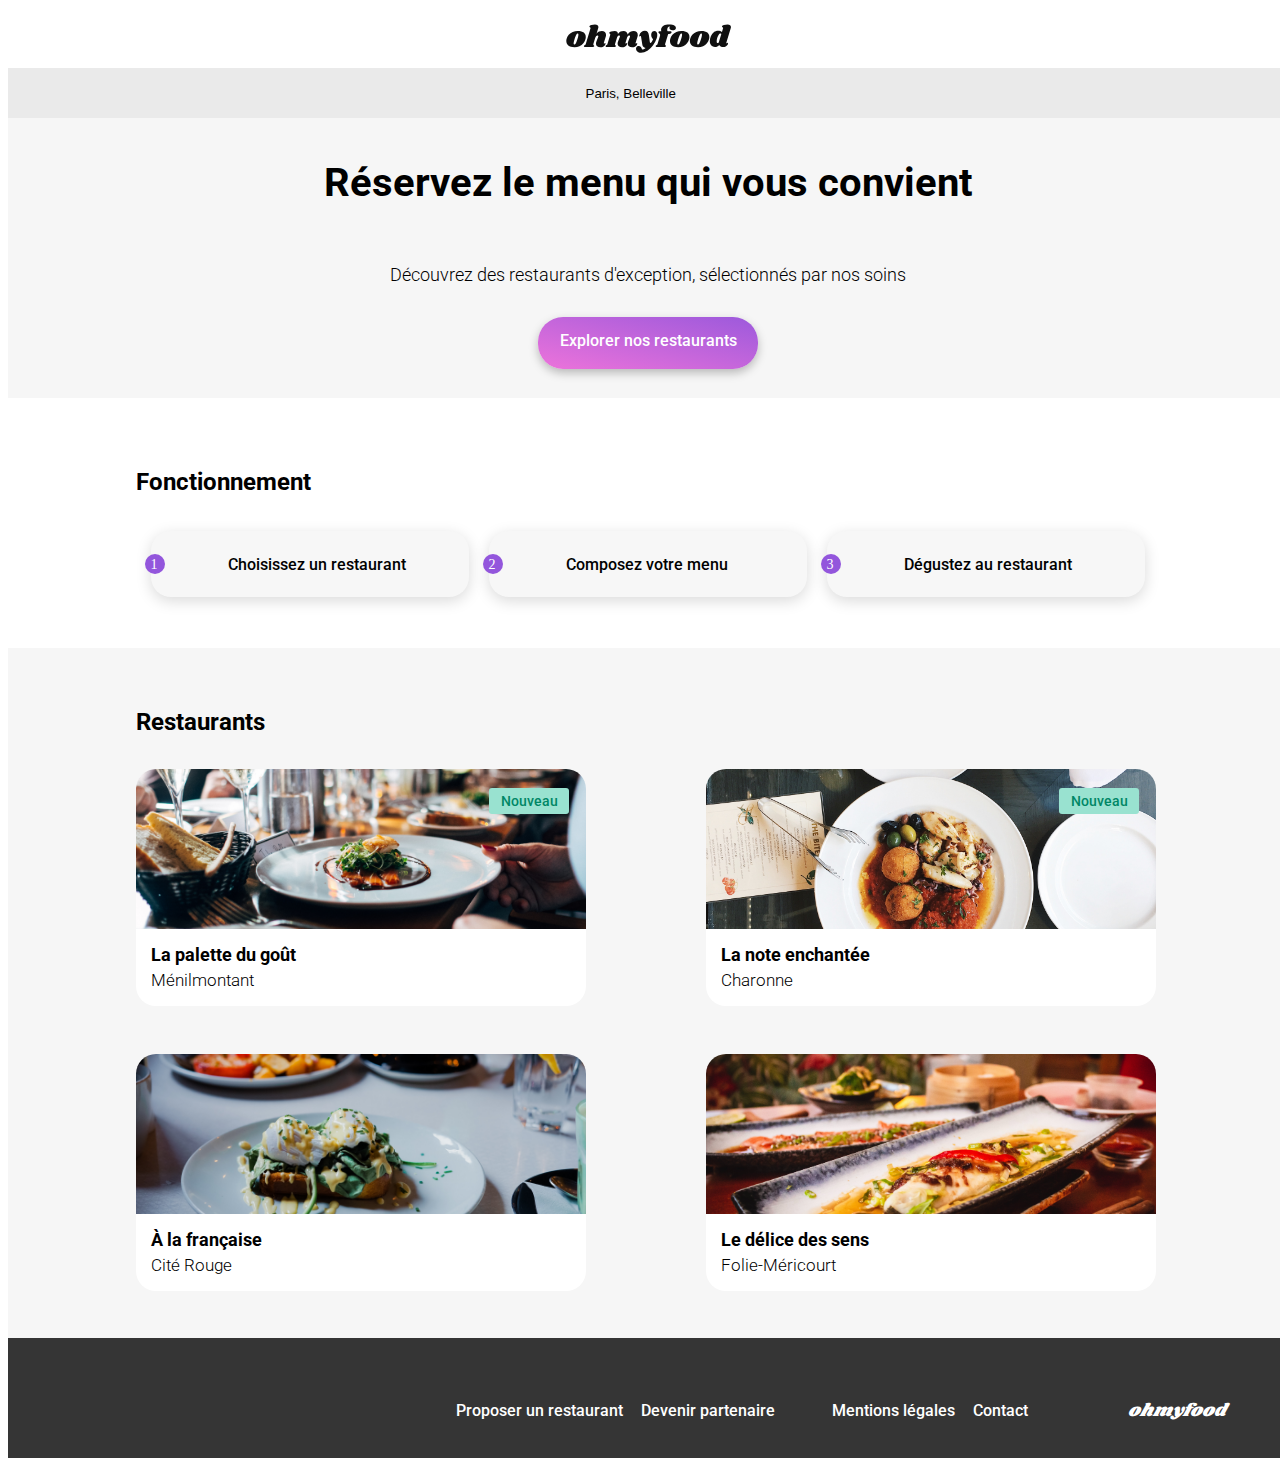
<file: index.html>
<!DOCTYPE html>
<html lang="fr" class="body_html">

<head>
    <meta charset="utf-8">
    <meta name="viewport" content="width=device-width, initial-scale=1.0">
    <title>Homepage</title>
    <link rel="stylesheet" href="./sass/styles.css">
    <link rel="stylesheet" href="https://cdnjs.cloudflare.com/ajax/libs/font-awesome/6.2.1/css/all.min.css"
        integrity="sha512-MV7K8+y+gLIBoVD59lQIYicR65iaqukzvf/nwasF0nqhPay5w/9lJmVM2hMDcnK1OnMGCdVK+iQrJ7lzPJQd1w=="
        crossorigin="anonymous" referrerpolicy="no-referrer">
    <link href="https://fonts.googleapis.com/css2?family=Shrikhand&display=swap" rel="stylesheet">
    <link rel="preconnect" href="https://fonts.googleapis.com">
    <link rel="preconnect" href="https://fonts.gstatic.com" crossorigin>
    <link href="https://fonts.googleapis.com/css2?family=Roboto:wght@300;400;500;700&display=swap" rel="stylesheet">
</head>

<body class="home_body">

    <header>
        <img src="./assets/images/logo/ohmyfood@2x.svg" alt="logo du site" class="logo">
    </header>

    <main>

        <section class="loader">
            <div class="loader-elements">
                <div class="loader-element-1">
                    <i class="fa-solid fa-wine-bottle"></i>
                </div>
                <div class="loader-element-2">
                    <i class="fa-sharp fa-solid fa-wine-glass"></i>
                </div>
            </div>
            <div class="loader-text">
                <p>Veuillez patienter</p>
            </div>
        </section>


        <section class="index_location">
            <i class="fa-solid fa-location-dot"></i>
            <input type="text" value="Paris, Belleville" id="localisation">
        </section>

        <section class="index_explorer">
            <h1>Réservez le menu qui vous convient</h1>
            <p>Découvrez des restaurants d'exception, sélectionnés par nos soins</p>
            <a href="#restaurants" class="explorer_btn">Explorer nos restaurants</a>
        </section>

        <section class="working">
            <h2>Fonctionnement</h2>
            <div class="steps">
                <div class="step">
                    <span>1</span>
                    <i class="fa-solid fa-mobile-screen"></i>
                    <p>Choisissez un restaurant</p>
                </div>
                <div class="step">
                    <span>2</span>
                    <i class="fa-sharp fa-solid fa-list"></i>
                    <p>Composez votre menu</p>
                </div>
                <div class="step">
                    <span>3</span>
                    <i class="fa-solid fa-store"></i>
                    <p>Dégustez au restaurant</p>
                </div>
            </div>
        </section>


        <section class="restaurants_list" id="restaurants">
            <h2>Restaurants</h2>
            <div class="card_list">
                <article>
                    <a href="./restaurants/lapalettedugout.html">
                        <img src="./assets/images/restaurants/jay-wennington-N_Y88TWmGwA-unsplash.jpg"
                            alt="Restaurant La palette du goût à Ménilmontant">
                        <div class="card_description">
                            <div class="text_description">
                                <h3>La palette du goût</h3>
                                <p>Ménilmontant</p>
                            </div>
                        </div>
                        <p class="new">Nouveau</p>
                    </a>
                    <i class="fa-regular fa-heart"></i>
                    <i class="fa-solid fa-heart"></i>
                </article>
                <article>
                    <a href="./restaurants/lanoteenchantee.html">
                        <img src="./assets/images/restaurants/stil-u2Lp8tXIcjw-unsplash.jpg"
                            alt="Restaurant La note enchantée à Charonne">
                        <div class="card_description">
                            <div class="text_description">
                                <h3>La note enchantée</h3>
                                <p>Charonne</p>
                            </div>
                        </div>
                        <p class="new">Nouveau</p>
                    </a>
                    <i class="fa-regular fa-heart"></i>
                    <i class="fa-solid fa-heart"></i>
                </article>
                <article>
                    <a href="./restaurants/alafrancaise.html">
                        <img src="./assets/images/restaurants/toa-heftiba-DQKerTsQwi0-unsplash.jpg"
                            alt="Restaurant à la française à la Cité Rouge">
                        <div class="card_description">
                            <div class="text_description">
                                <h3>À la française</h3>
                                <p>Cité Rouge</p>
                            </div>
                        </div>
                    </a>
                    <i class="fa-regular fa-heart"></i>
                    <i class="fa-solid fa-heart"></i>
                </article>
                <article>
                    <a href="./restaurants/lesdelicesdessens.html">
                        <img src="./assets/images/restaurants/louis-hansel.jpg"
                            alt="Restaurant Le délice des sens à Folie-Méricourt">
                        <div class="card_description">
                            <div class="text_description">
                                <h3>Le délice des sens</h3>
                                <p>Folie-Méricourt</p>
                            </div>
                        </div>
                    </a>
                    <i class="fa-regular fa-heart"></i>
                    <i class="fa-solid fa-heart"></i>
                </article>
            </div>
        </section>

    </main>

    <footer>
        <h2>ohmyfood</h2>
        <div class="links">
            <div class="links_icone">
                <div>
                    <i class="fa-sharp fa-solid fa-utensils"></i>
                    <a href=""> Proposer un restaurant</a>
                </div>
                <div>
                    <i class="fa-solid fa-handshake-angle"></i>
                    <a href="">Devenir partenaire</a>
                </div>
            </div>
            <div class="links_noicone">
                <a href="">Mentions légales</a>
                <a href="mailto:contact@ohmyfood.com">Contact</a>
            </div>
        </div>
    </footer>

</body>

</html>
</file>
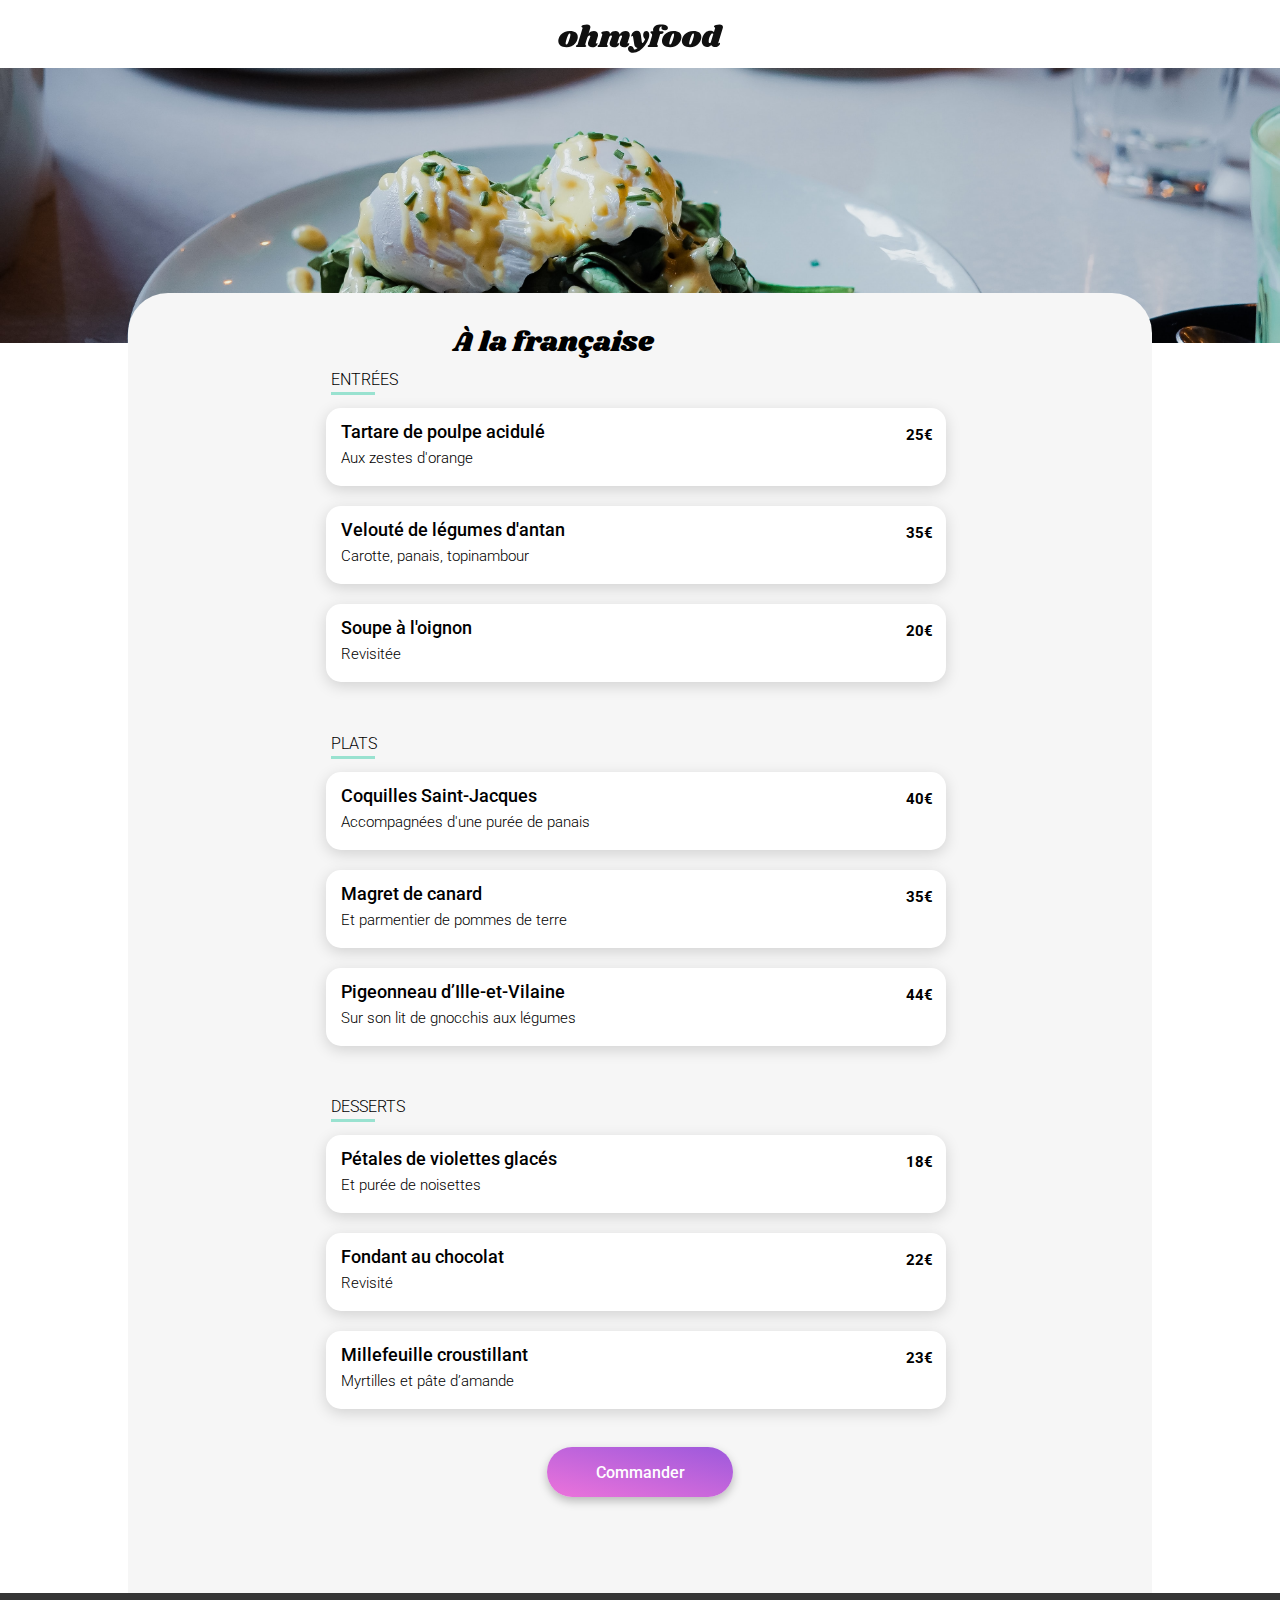
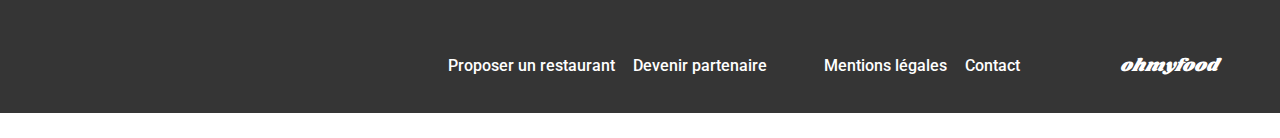
<file: restaurants/alafrancaise.html>
<!DOCTYPE html>
<html lang="fr" class="html_pages">

<head>
    <meta charset="utf-8">
    <meta name="viewport" content="width=device-width, initial-scale=1.0">
    <title>Menu - À la française</title>
    <link rel="stylesheet" href="../sass/styles.css">
    <link rel="stylesheet" href="https://cdnjs.cloudflare.com/ajax/libs/font-awesome/6.2.1/css/all.min.css"
        integrity="sha512-MV7K8+y+gLIBoVD59lQIYicR65iaqukzvf/nwasF0nqhPay5w/9lJmVM2hMDcnK1OnMGCdVK+iQrJ7lzPJQd1w=="
        crossorigin="anonymous" referrerpolicy="no-referrer">
    <link href="https://fonts.googleapis.com/css2?family=Shrikhand&display=swap" rel="stylesheet">
    <link rel="preconnect" href="https://fonts.googleapis.com">
    <link rel="preconnect" href="https://fonts.gstatic.com" crossorigin>
    <link href="https://fonts.googleapis.com/css2?family=Roboto:wght@300;400;500;700&display=swap" rel="stylesheet">
</head>

<body class="body_page">

    <header>
        <a href="../index.html"><i class="fa-solid fa-arrow-left"></i></a>
        <img src="../assets/images/logo/ohmyfood@2x.svg" alt="logo du site" class="logo">
    </header>

    <main class="main_page">

        <section class="presentation_pic">
            <img src="../assets/images/restaurants/toa-heftiba-DQKerTsQwi0-unsplash.jpg" alt="Photo de présentation">
        </section>

        <section class="menu">

            <h1>À la française</h1>
            <i class="fa-regular fa-heart"></i>
            <i class="fa-solid fa-heart"></i>

            <article class="sub-menu" id="apparition1">
                <h2>ENTRÉES</h2>
                <div class="dishes">
                    <div class="dish">
                        <h3>Tartare de poulpe acidulé</h3>
                        <p>Aux zestes d'orange</p>
                        <div class="dish-confirm">
                            <i class="fa-sharp fa-regular fa-circle-check"></i>
                            <span>25€</span>
                        </div>
                    </div>
                    <div class="dish">
                        <h3>Velouté de légumes d'antan</h3>
                        <p>Carotte, panais, topinambour</p>
                        <div class="dish-confirm">
                            <i class="fa-sharp fa-regular fa-circle-check"></i>
                            <span>35€</span>
                        </div>
                    </div>
                    <div class="dish">
                        <h3>Soupe à l'oignon</h3>
                        <p>Revisitée</p>
                        <div class="dish-confirm">
                            <i class="fa-sharp fa-regular fa-circle-check"></i>
                            <span>20€</span>
                        </div>
                    </div>
                </div>
            </article>


            <article class="sub-menu" id="apparition2">
                <h2>PLATS</h2>
                <div class="dishes">
                    <div class="dish">
                        <h3>Coquilles Saint-Jacques</h3>
                        <p>Accompagnées d'une purée de panais</p>
                        <div class="dish-confirm">
                            <i class="fa-sharp fa-regular fa-circle-check"></i>
                            <span>40€</span>
                        </div>
                    </div>
                    <div class="dish">
                        <h3>Magret de canard</h3>
                        <p>Et parmentier de pommes de terre</p>
                        <div class="dish-confirm">
                            <i class="fa-sharp fa-regular fa-circle-check"></i>
                            <span>35€</span>
                        </div>
                    </div>
                    <div class="dish">
                        <h3>Pigeonneau d’Ille-et-Vilaine</h3>
                        <p>Sur son lit de gnocchis aux légumes</p>
                        <div class="dish-confirm">
                            <i class="fa-sharp fa-regular fa-circle-check"></i>
                            <span>44€</span>
                        </div>
                    </div>
                </div>
            </article>

            <article class="sub-menu" id="apparition3">
                <h2>DESSERTS</h2>
                <div class="dishes">
                    <div class="dish">
                        <h3>Pétales de violettes glacés</h3>
                        <p>Et purée de noisettes</p>
                        <div class="dish-confirm">
                            <i class="fa-sharp fa-regular fa-circle-check"></i>
                            <span>18€</span>
                        </div>
                    </div>
                    <div class="dish">
                        <h3>Fondant au chocolat</h3>
                        <p>Revisité</p>
                        <div class="dish-confirm">
                            <i class="fa-sharp fa-regular fa-circle-check"></i>
                            <span>22€</span>
                        </div>
                    </div>
                    <div class="dish">
                        <h3>Millefeuille croustillant</h3>
                        <p>Myrtilles et pâte d’amande</p>
                        <div class="dish-confirm">
                            <i class="fa-sharp fa-regular fa-circle-check"></i>
                            <span>23€</span>
                        </div>
                    </div>
                </div>
            </article>

            <button class="commande_btn">Commander</button>

        </section>

    </main>

    <footer>
        <h2>ohmyfood</h2>
        <div class="links">
            <div class="links_icone">
                <div>
                    <i class="fa-sharp fa-solid fa-utensils"></i>
                    <a href=""> Proposer un restaurant</a>
                </div>
                <div>
                    <i class="fa-solid fa-handshake-angle"></i>
                    <a href="">Devenir partenaire</a>
                </div>
            </div>
            <div class="links_noicone">
                <a href="">Mentions légales</a>
                <a href="mailto:contact@ohmyfood.com">Contact</a>
            </div>
        </div>
    </footer>

</body>

</html>
</file>
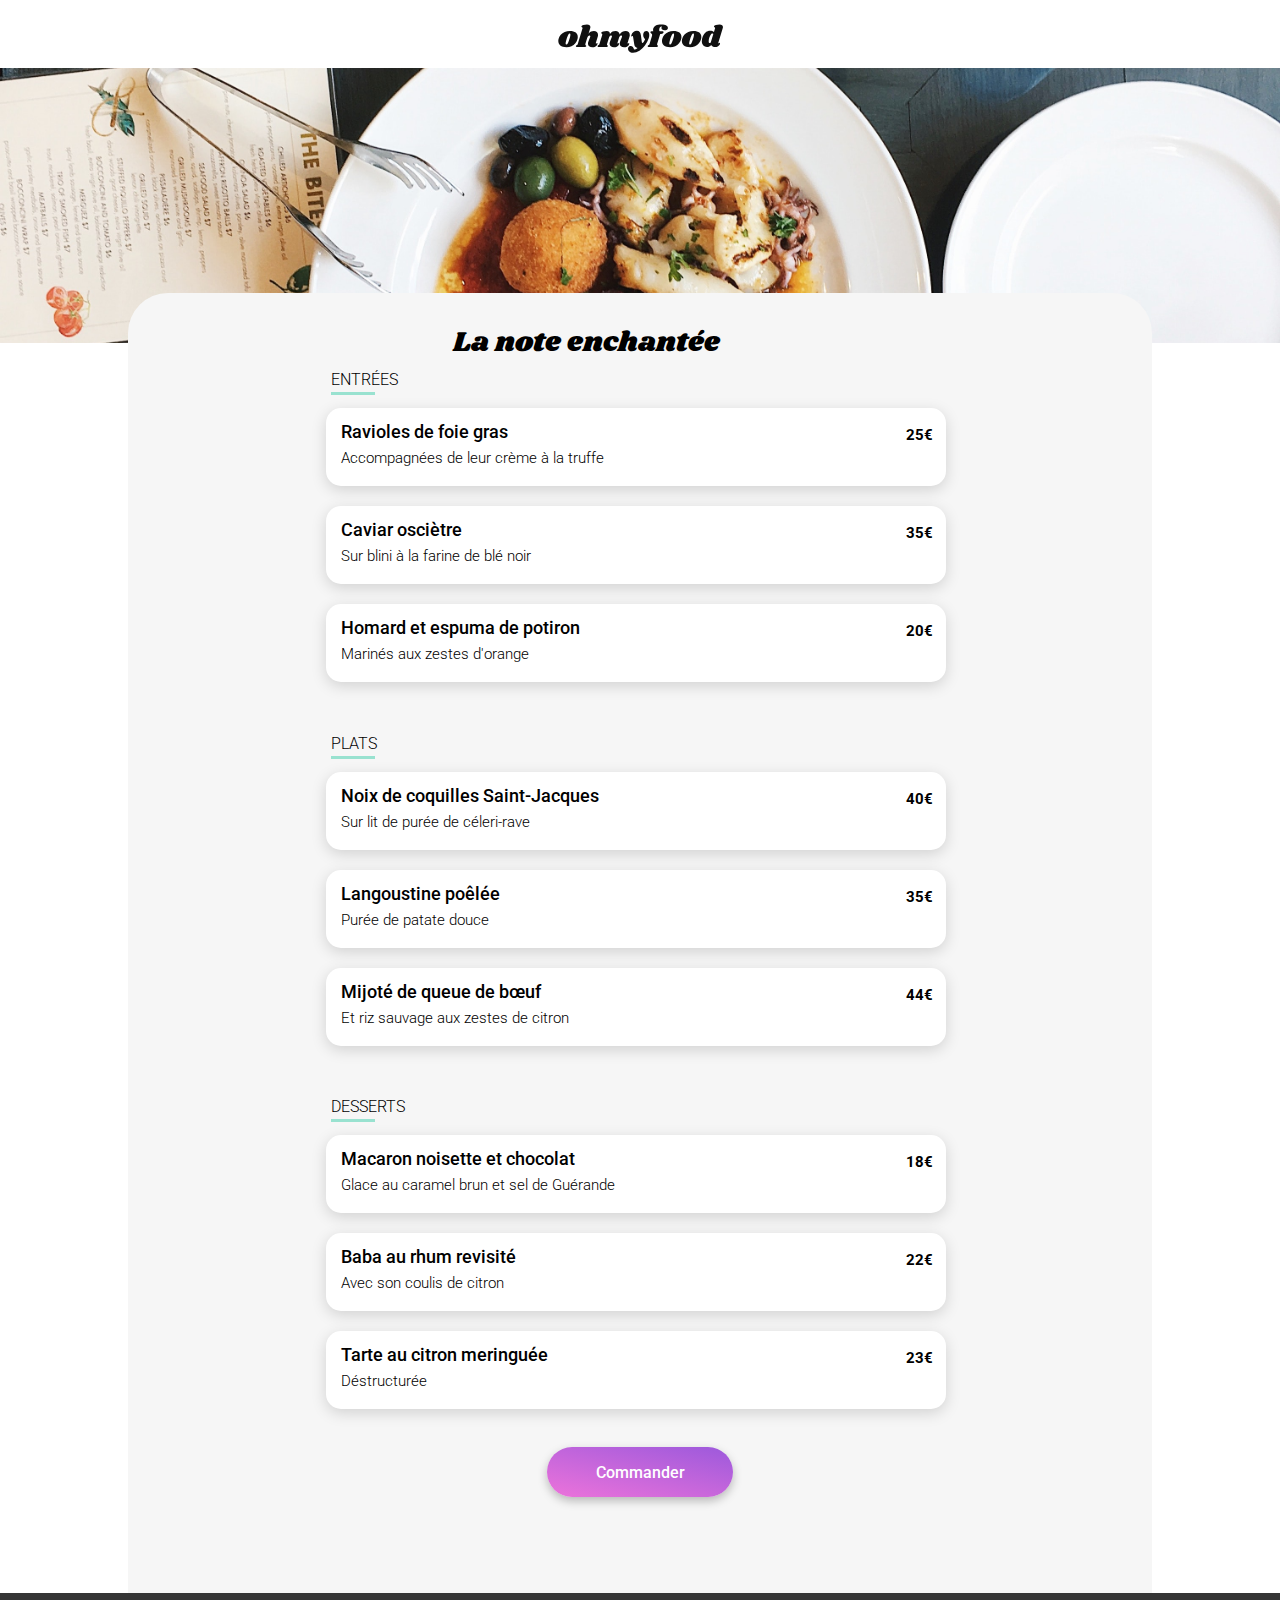
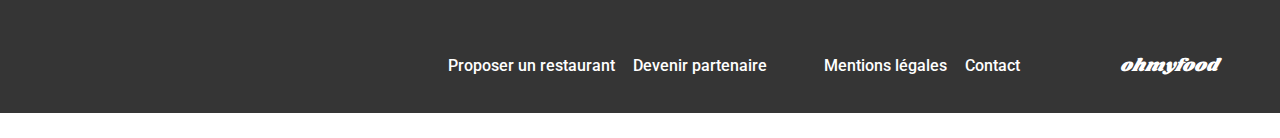
<file: restaurants/lanoteenchantee.html>
<!DOCTYPE html>
<html lang="fr" class="html_pages">

<head>
    <meta charset="utf-8">
    <meta name="viewport" content="width=device-width, initial-scale=1.0">
    <title>Menu - La note enchantée</title>
    <link rel="stylesheet" href="../sass/styles.css">
    <link rel="stylesheet" href="https://cdnjs.cloudflare.com/ajax/libs/font-awesome/6.2.1/css/all.min.css"
        integrity="sha512-MV7K8+y+gLIBoVD59lQIYicR65iaqukzvf/nwasF0nqhPay5w/9lJmVM2hMDcnK1OnMGCdVK+iQrJ7lzPJQd1w=="
        crossorigin="anonymous" referrerpolicy="no-referrer">
    <link href="https://fonts.googleapis.com/css2?family=Shrikhand&display=swap" rel="stylesheet">
    <link rel="preconnect" href="https://fonts.googleapis.com">
    <link rel="preconnect" href="https://fonts.gstatic.com" crossorigin>
    <link href="https://fonts.googleapis.com/css2?family=Roboto:wght@300;400;500;700&display=swap" rel="stylesheet">
</head>

<body class="body_page">

    <header>
        <a href="../index.html"><i class="fa-solid fa-arrow-left"></i></a>
        <img src="../assets/images/logo/ohmyfood@2x.svg" alt="logo du site" class="logo">
    </header>

    <main class="main_page">

        <section class="presentation_pic">
            <img src="../assets/images/restaurants/stil-u2Lp8tXIcjw-unsplash.jpg" alt="Photo de présentation">
        </section>

        <section class="menu">

            <h1>La note enchantée</h1>
            <i class="fa-regular fa-heart"></i>
            <i class="fa-solid fa-heart"></i>

            <article class="sub-menu" id="apparition1">
                <h2>ENTRÉES</h2>
                <div class="dishes">
                    <div class="dish">
                        <h3>Ravioles de foie gras</h3>
                        <p>Accompagnées de leur crème à la truffe</p>
                        <div class="dish-confirm">
                            <i class="fa-sharp fa-regular fa-circle-check"></i>
                            <span>25€</span>
                        </div>
                    </div>
                    <div class="dish">
                        <h3>Caviar osciètre</h3>
                        <p>Sur blini à la farine de blé noir</p>
                        <div class="dish-confirm">
                            <i class="fa-sharp fa-regular fa-circle-check"></i>
                            <span>35€</span>
                        </div>
                    </div>
                    <div class="dish">
                        <h3>Homard et espuma de potiron</h3>
                        <p>Marinés aux zestes d'orange</p>
                        <div class="dish-confirm">
                            <i class="fa-sharp fa-regular fa-circle-check"></i>
                            <span>20€</span>
                        </div>
                    </div>
                </div>
            </article>


            <article class="sub-menu" id="apparition2">
                <h2>PLATS</h2>
                <div class="dishes">
                    <div class="dish">
                        <h3>Noix de coquilles Saint-Jacques</h3>
                        <p>Sur lit de purée de céleri-rave</p>
                        <div class="dish-confirm">
                            <i class="fa-sharp fa-regular fa-circle-check"></i>
                            <span>40€</span>
                        </div>
                    </div>
                    <div class="dish">
                        <h3>Langoustine poêlée</h3>
                        <p>Purée de patate douce</p>
                        <div class="dish-confirm">
                            <i class="fa-sharp fa-regular fa-circle-check"></i>
                            <span>35€</span>
                        </div>
                    </div>
                    <div class="dish">
                        <h3>Mijoté de queue de bœuf</h3>
                        <p>Et riz sauvage aux zestes de citron</p>
                        <div class="dish-confirm">
                            <i class="fa-sharp fa-regular fa-circle-check"></i>
                            <span>44€</span>
                        </div>
                    </div>
                </div>
            </article>

            <article class="sub-menu" id="apparition3">
                <h2>DESSERTS</h2>
                <div class="dishes">
                    <div class="dish">
                        <h3>Macaron noisette et chocolat</h3>
                        <p>Glace au caramel brun et sel de Guérande</p>
                        <div class="dish-confirm">
                            <i class="fa-sharp fa-regular fa-circle-check"></i>
                            <span>18€</span>
                        </div>
                    </div>
                    <div class="dish">
                        <h3>Baba au rhum revisité </h3>
                        <p>Avec son coulis de citron</p>
                        <div class="dish-confirm">
                            <i class="fa-sharp fa-regular fa-circle-check"></i>
                            <span>22€</span>
                        </div>
                    </div>
                    <div class="dish">
                        <h3>Tarte au citron meringuée</h3>
                        <p>Déstructurée</p>
                        <div class="dish-confirm">
                            <i class="fa-sharp fa-regular fa-circle-check"></i>
                            <span>23€</span>
                        </div>
                    </div>
                </div>
            </article>

            <button class="commande_btn">Commander</button>

        </section>

    </main>

    <footer>
        <h2>ohmyfood</h2>
        <div class="links">
            <div class="links_icone">
                <div>
                    <i class="fa-sharp fa-solid fa-utensils"></i>
                    <a href=""> Proposer un restaurant</a>
                </div>
                <div>
                    <i class="fa-solid fa-handshake-angle"></i>
                    <a href="">Devenir partenaire</a>
                </div>
            </div>
            <div class="links_noicone">
                <a href="">Mentions légales</a>
                <a href="mailto:contact@ohmyfood.com">Contact</a>
            </div>
        </div>
    </footer>

</body>

</html>
</file>
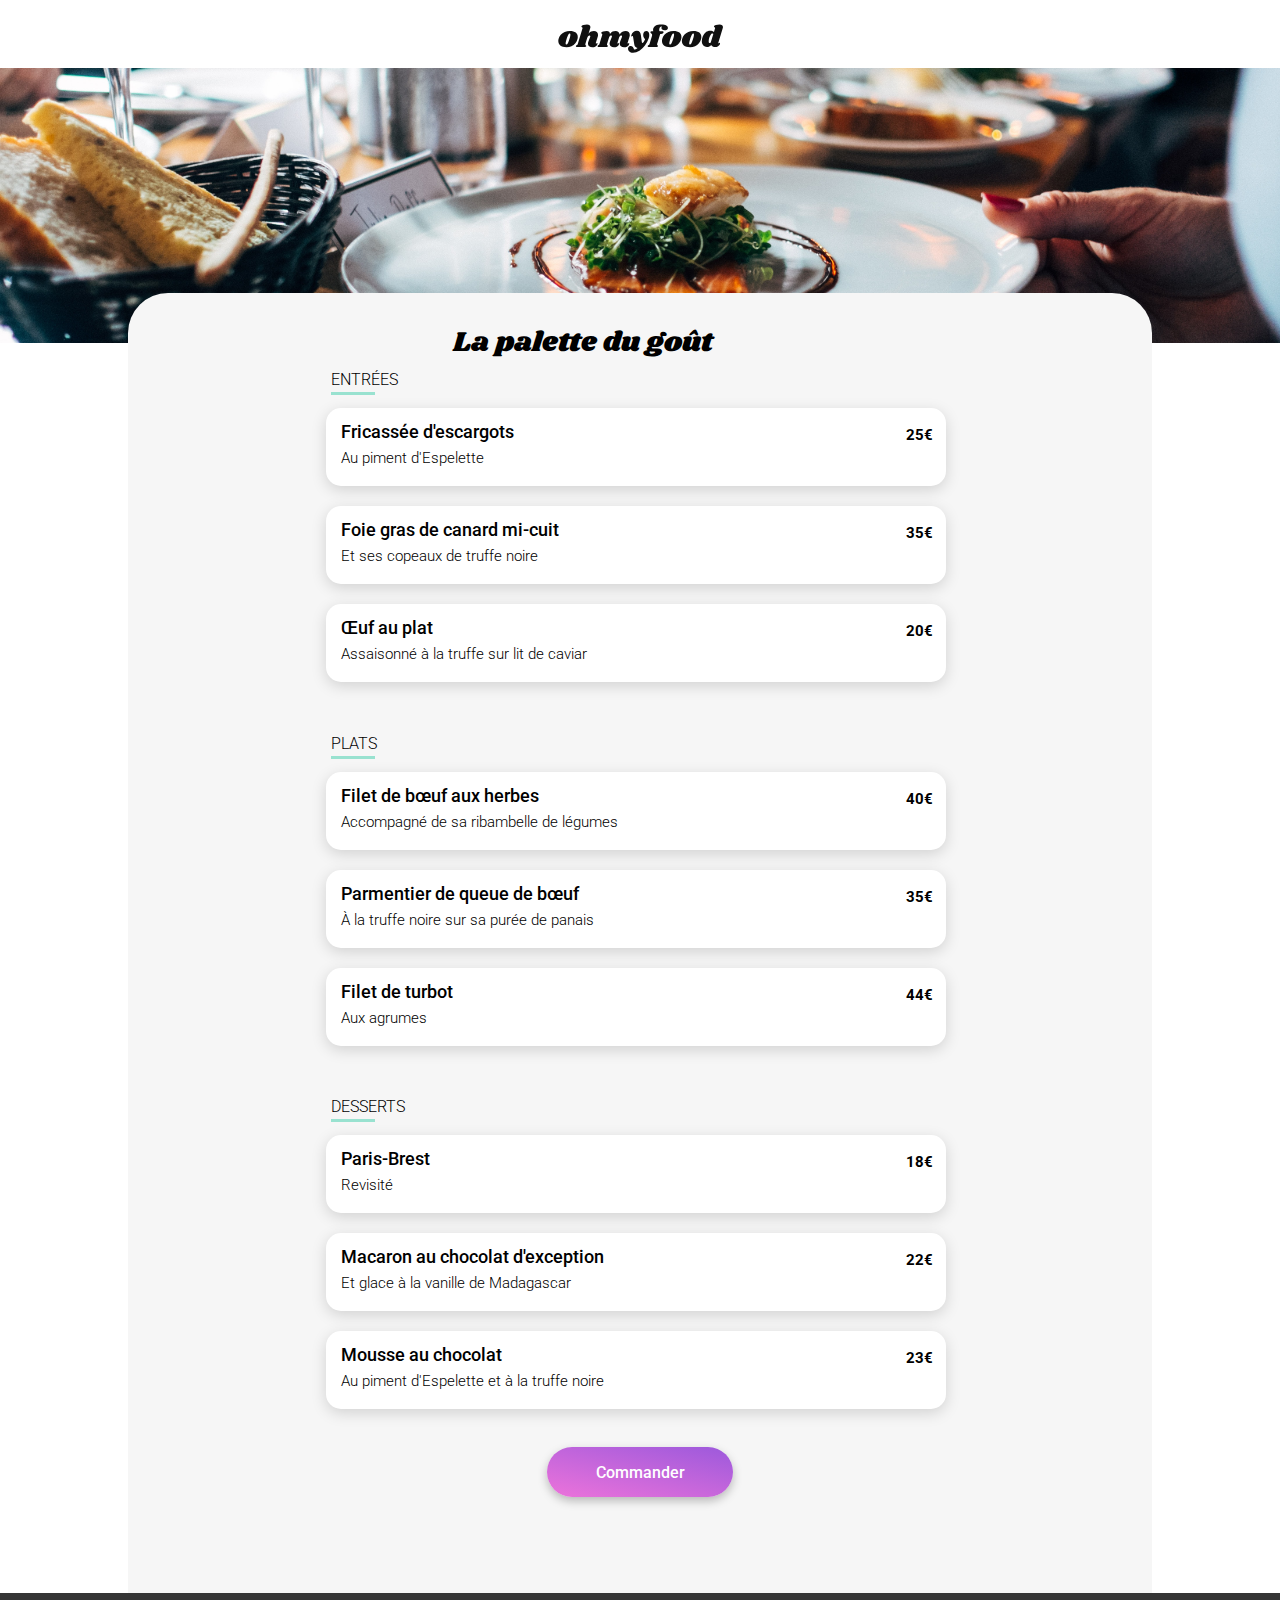
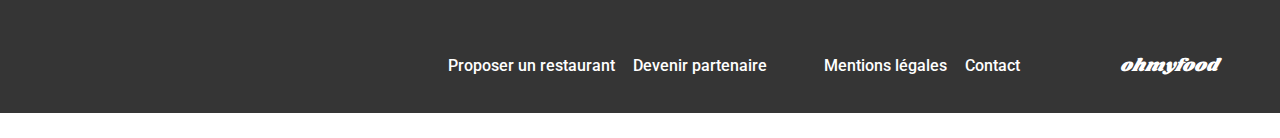
<file: restaurants/lapalettedugout.html>
<!DOCTYPE html>
<html lang="fr" class="html_pages">

<head>
    <meta charset="utf-8">
    <meta name="viewport" content="width=device-width, initial-scale=1.0">
    <title>Menu - La palette du goût</title>
    <link rel="stylesheet" href="../sass/styles.css">
    <link rel="stylesheet" href="https://cdnjs.cloudflare.com/ajax/libs/font-awesome/6.2.1/css/all.min.css"
        integrity="sha512-MV7K8+y+gLIBoVD59lQIYicR65iaqukzvf/nwasF0nqhPay5w/9lJmVM2hMDcnK1OnMGCdVK+iQrJ7lzPJQd1w=="
        crossorigin="anonymous" referrerpolicy="no-referrer">
    <link href="https://fonts.googleapis.com/css2?family=Shrikhand&display=swap" rel="stylesheet">
    <link rel="preconnect" href="https://fonts.googleapis.com">
    <link rel="preconnect" href="https://fonts.gstatic.com" crossorigin>
    <link href="https://fonts.googleapis.com/css2?family=Roboto:wght@300;400;500;700&display=swap" rel="stylesheet">
</head>

<body class="body_page">

    <header>
        <a href="../index.html"><i class="fa-solid fa-arrow-left"></i></a>
        <img src="../assets/images/logo/ohmyfood@2x.svg" alt="logo du site" class="logo">
    </header>

    <main class="main_page">

        <section class="presentation_pic">
            <img src="../assets/images/restaurants/jay-wennington-N_Y88TWmGwA-unsplash.jpg" alt="Photo de présentation">
        </section>

        <section class="menu">

            <h1>La palette du goût</h1>
            <i class="fa-regular fa-heart"></i>
            <i class="fa-solid fa-heart"></i>

            <article class="sub-menu" id="apparition1">
                <h2>ENTRÉES</h2>
                <div class="dishes">
                    <div class="dish">
                        <h3>Fricassée d'escargots</h3>
                        <p>Au piment d'Espelette</p>
                        <div class="dish-confirm">
                            <i class="fa-sharp fa-regular fa-circle-check"></i>
                            <span>25€</span>
                        </div>
                    </div>
                    <div class="dish">
                        <h3>Foie gras de canard mi-cuit</h3>
                        <p>Et ses copeaux de truffe noire</p>
                        <div class="dish-confirm">
                            <i class="fa-sharp fa-regular fa-circle-check"></i>
                            <span>35€</span>
                        </div>
                    </div>
                    <div class="dish">
                        <h3>Œuf au plat</h3>
                        <p>Assaisonné à la truffe sur lit de caviar</p>
                        <div class="dish-confirm">
                            <i class="fa-sharp fa-regular fa-circle-check"></i>
                            <span>20€</span>
                        </div>
                    </div>
                </div>
            </article>


            <article class="sub-menu" id="apparition2">
                <h2>PLATS</h2>
                <div class="dishes">
                    <div class="dish">
                        <h3>Filet de bœuf aux herbes</h3>
                        <p>Accompagné de sa ribambelle de légumes</p>
                        <div class="dish-confirm">
                            <i class="fa-sharp fa-regular fa-circle-check"></i>
                            <span>40€</span>
                        </div>
                    </div>
                    <div class="dish">
                        <h3>Parmentier de queue de bœuf</h3>
                        <p>À la truffe noire sur sa purée de panais</p>
                        <div class="dish-confirm">
                            <i class="fa-sharp fa-regular fa-circle-check"></i>
                            <span>35€</span>
                        </div>
                    </div>
                    <div class="dish">
                        <h3>Filet de turbot</h3>
                        <p>Aux agrumes</p>
                        <div class="dish-confirm">
                            <i class="fa-sharp fa-regular fa-circle-check"></i>
                            <span>44€</span>
                        </div>
                    </div>
                </div>
            </article>

            <article class="sub-menu" id="apparition3">
                <h2>DESSERTS</h2>
                <div class="dishes">
                    <div class="dish">
                        <h3>Paris-Brest</h3>
                        <p>Revisité</p>
                        <div class="dish-confirm">
                            <i class="fa-sharp fa-regular fa-circle-check"></i>
                            <span>18€</span>
                        </div>
                    </div>
                    <div class="dish">
                        <h3>Macaron au chocolat d'exception</h3>
                        <p>Et glace à la vanille de Madagascar</p>
                        <div class="dish-confirm">
                            <i class="fa-sharp fa-regular fa-circle-check"></i>
                            <span>22€</span>
                        </div>
                    </div>
                    <div class="dish">
                        <h3>Mousse au chocolat</h3>
                        <p>Au piment d'Espelette et à la truffe noire</p>
                        <div class="dish-confirm">
                            <i class="fa-sharp fa-regular fa-circle-check"></i>
                            <span>23€</span>
                        </div>
                    </div>
                </div>
            </article>

            <button class="commande_btn">Commander</button>

        </section>

    </main>

    <footer>
        <h2>ohmyfood</h2>
        <div class="links">
            <div class="links_icone">
                <div>
                    <i class="fa-sharp fa-solid fa-utensils"></i>
                    <a href=""> Proposer un restaurant</a>
                </div>
                <div>
                    <i class="fa-solid fa-handshake-angle"></i>
                    <a href="">Devenir partenaire</a>
                </div>
            </div>
            <div class="links_noicone">
                <a href="">Mentions légales</a>
                <a href="mailto:contact@ohmyfood.com">Contact</a>
            </div>
        </div>
    </footer>

</body>

</html>
</file>
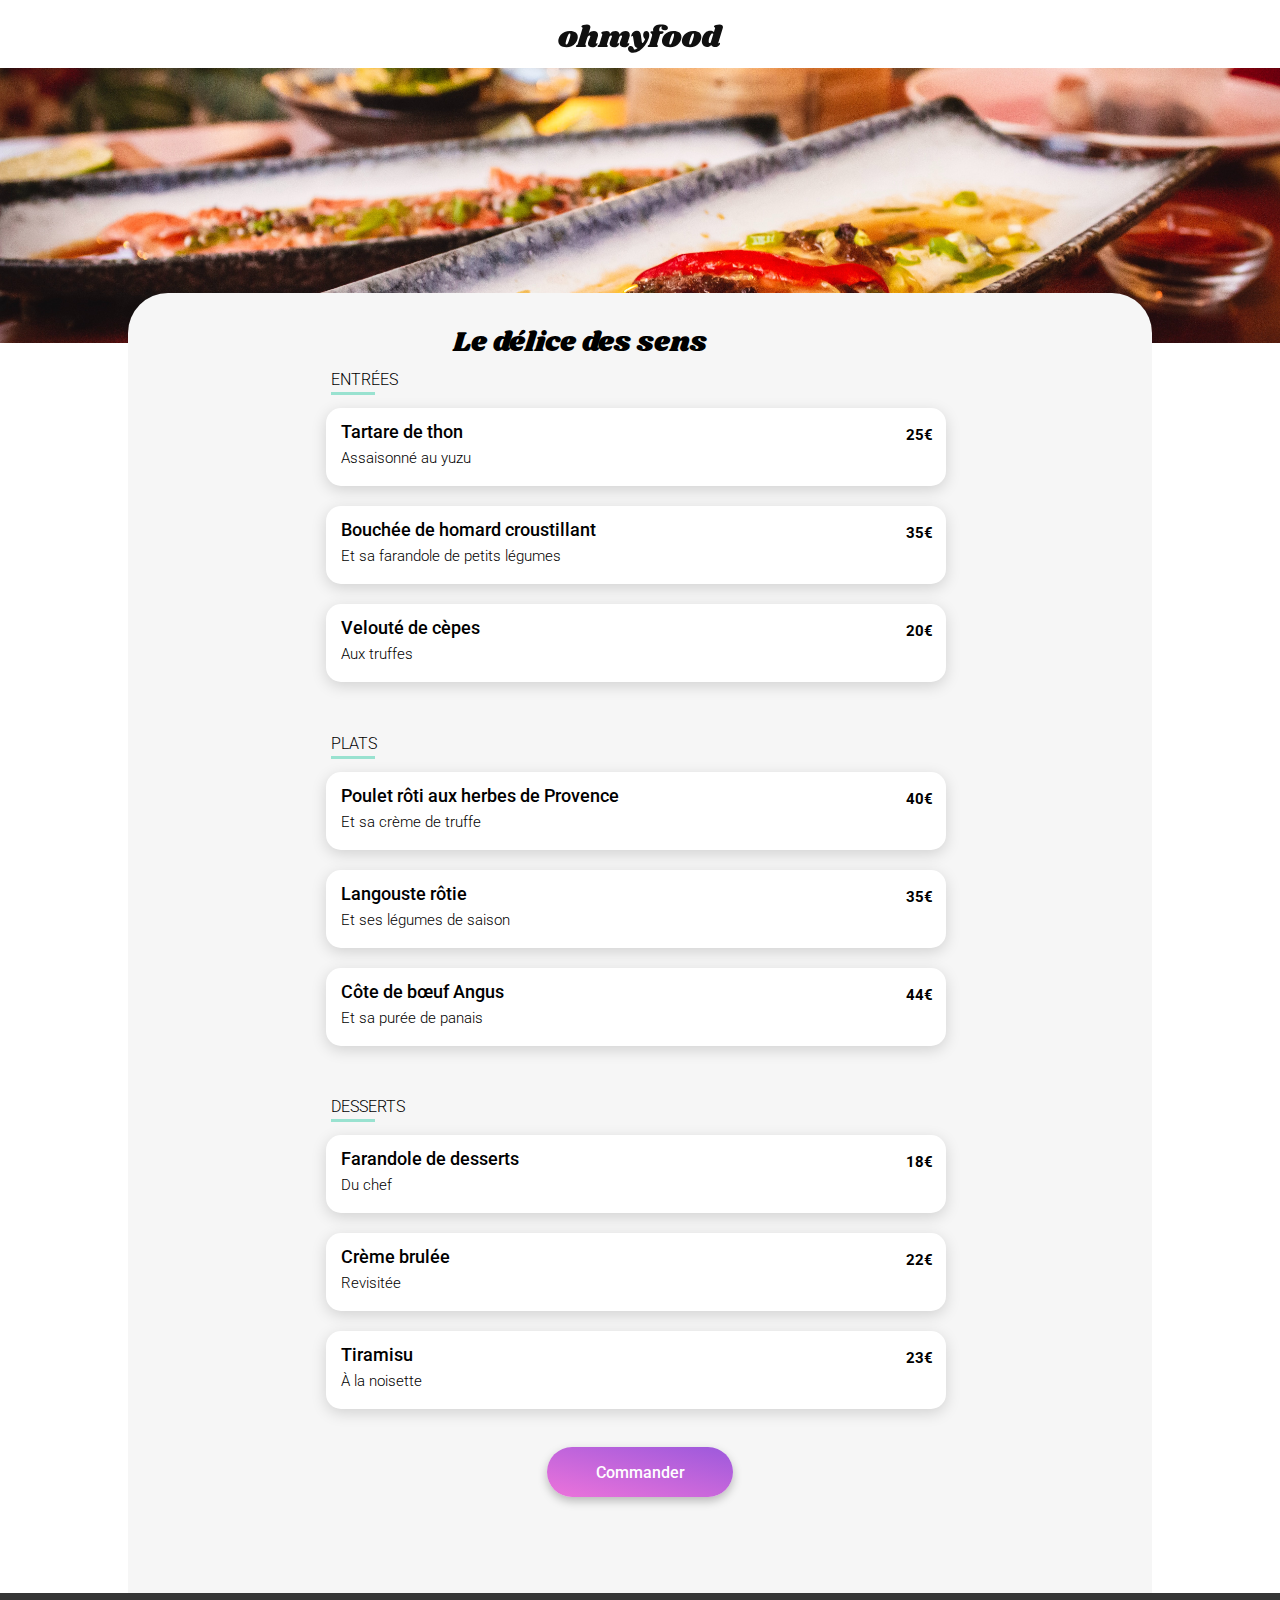
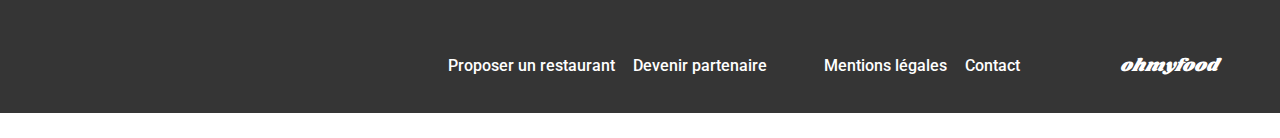
<file: restaurants/lesdelicesdessens.html>
<!DOCTYPE html>
<html lang="fr" class="html_pages">

<head>
    <meta charset="utf-8">
    <meta name="viewport" content="width=device-width, initial-scale=1.0">
    <title>Menu - Le délice des sens</title>
    <link rel="stylesheet" href="../sass/styles.css">
    <link rel="stylesheet" href="https://cdnjs.cloudflare.com/ajax/libs/font-awesome/6.2.1/css/all.min.css"
        integrity="sha512-MV7K8+y+gLIBoVD59lQIYicR65iaqukzvf/nwasF0nqhPay5w/9lJmVM2hMDcnK1OnMGCdVK+iQrJ7lzPJQd1w=="
        crossorigin="anonymous" referrerpolicy="no-referrer">
    <link href="https://fonts.googleapis.com/css2?family=Shrikhand&display=swap" rel="stylesheet">
    <link rel="preconnect" href="https://fonts.googleapis.com">
    <link rel="preconnect" href="https://fonts.gstatic.com" crossorigin>
    <link href="https://fonts.googleapis.com/css2?family=Roboto:wght@300;400;500;700&display=swap" rel="stylesheet">
</head>

<body class="body_page">

    <header>
        <a href="../index.html"><i class="fa-solid fa-arrow-left"></i></a>
        <img src="../assets/images/logo/ohmyfood@2x.svg" alt="logo du site" class="logo">
    </header>

    <main class="main_page">

        <section class="presentation_pic">
            <img src="../assets/images/restaurants/louis-hansel.jpg" alt="Photo de présentation">
        </section>

        <section class="menu">

            <h1>Le délice des sens</h1>
            <i class="fa-regular fa-heart"></i>
            <i class="fa-solid fa-heart"></i>

            <article class="sub-menu" id="apparition1">
                <h2>ENTRÉES</h2>
                <div class="dishes">
                    <div class="dish">
                        <h3>Tartare de thon</h3>
                        <p>Assaisonné au yuzu</p>
                        <div class="dish-confirm">
                            <i class="fa-sharp fa-regular fa-circle-check"></i>
                            <span>25€</span>
                        </div>
                    </div>
                    <div class="dish">
                        <h3>Bouchée de homard croustillant</h3>
                        <p>Et sa farandole de petits légumes</p>
                        <div class="dish-confirm">
                            <i class="fa-sharp fa-regular fa-circle-check"></i>
                            <span>35€</span>
                        </div>
                    </div>
                    <div class="dish">
                        <h3>Velouté de cèpes</h3>
                        <p>Aux truffes</p>
                        <div class="dish-confirm">
                            <i class="fa-sharp fa-regular fa-circle-check"></i>
                            <span>20€</span>
                        </div>
                    </div>
                </div>
            </article>


            <article class="sub-menu" id="apparition2">
                <h2>PLATS</h2>
                <div class="dishes">
                    <div class="dish">
                        <h3>Poulet rôti aux herbes de Provence</h3>
                        <p>Et sa crème de truffe</p>
                        <div class="dish-confirm">
                            <i class="fa-sharp fa-regular fa-circle-check"></i>
                            <span>40€</span>
                        </div>
                    </div>
                    <div class="dish">
                        <h3>Langouste rôtie</h3>
                        <p>Et ses légumes de saison</p>
                        <div class="dish-confirm">
                            <i class="fa-sharp fa-regular fa-circle-check"></i>
                            <span>35€</span>
                        </div>
                    </div>
                    <div class="dish">
                        <h3>Côte de bœuf Angus</h3>
                        <p>Et sa purée de panais</p>
                        <div class="dish-confirm">
                            <i class="fa-sharp fa-regular fa-circle-check"></i>
                            <span>44€</span>
                        </div>
                    </div>
                </div>
            </article>

            <article class="sub-menu" id="apparition3">
                <h2>DESSERTS</h2>
                <div class="dishes">
                    <div class="dish">
                        <h3>Farandole de desserts</h3>
                        <p>Du chef</p>
                        <div class="dish-confirm">
                            <i class="fa-sharp fa-regular fa-circle-check"></i>
                            <span>18€</span>
                        </div>
                    </div>
                    <div class="dish">
                        <h3>Crème brulée</h3>
                        <p>Revisitée</p>
                        <div class="dish-confirm">
                            <i class="fa-sharp fa-regular fa-circle-check"></i>
                            <span>22€</span>
                        </div>
                    </div>
                    <div class="dish">
                        <h3>Tiramisu</h3>
                        <p>À la noisette</p>
                        <div class="dish-confirm">
                            <i class="fa-sharp fa-regular fa-circle-check"></i>
                            <span>23€</span>
                        </div>
                    </div>
                </div>
            </article>

            <button class="commande_btn">Commander</button>

        </section>

    </main>

    <footer>
        <h2>ohmyfood</h2>
        <div class="links">
            <div class="links_icone">
                <div>
                    <i class="fa-sharp fa-solid fa-utensils"></i>
                    <a href=""> Proposer un restaurant</a>
                </div>
                <div>
                    <i class="fa-solid fa-handshake-angle"></i>
                    <a href="">Devenir partenaire</a>
                </div>
            </div>
            <div class="links_noicone">
                <a href="">Mentions légales</a>
                <a href="mailto:contact@ohmyfood.com">Contact</a>
            </div>
        </div>
    </footer>

</body>

</html>
</file>
<file: sass/styles.css>
/*** variables code ***/
/*** variables code ***/
/*** Mixin code ***/
/*** Mixin code ***/
/*** Keyframe code ***/
@keyframes apparition {
  from {
    opacity: 0;
  }
  50% {
    opacity: 0.5;
  }
  to {
    opacity: 1;
  }
}
@keyframes spin {
  0% {
    transform: rotate(0);
    color: #9356DC;
  }
  50% {
    color: #99E2D0;
  }
  100% {
    transform: rotate(25deg);
    color: #9356DC;
  }
}
@keyframes cup {
  0% {
    color: #9356DC;
  }
  50% {
    color: #99E2D0;
  }
  100% {
    color: #9356DC;
  }
}
@keyframes loading {
  0% {
    visibility: visible;
  }
  100% {
    visibility: visible;
  }
}
/*** Keyframes code ***/
/*** header code common to all pages *****/
header {
  display: flex;
  justify-content: center;
  align-items: center;
  height: 60px;
  width: 100%;
}
header a {
  text-decoration: none;
  position: absolute;
  left: 20px;
  color: rgb(53, 53, 53);
}
header .logo {
  width: 165px;
  height: 45px;
}

/***** header code common to all pages *****/
/****** homepage code *******/
.body_html {
  width: 100%;
}

.home_body {
  display: flex;
  flex-direction: column;
  align-items: center;
  width: 100%;
}

main {
  width: 100%;
}
main .loader {
  background-color: #fff;
  position: fixed;
  visibility: hidden;
  z-index: 100;
  animation: loading 4s ease-out;
  width: 100%;
  height: 100%;
  display: flex;
  flex-direction: column;
  justify-content: center;
  align-items: center;
  gap: 100px;
  margin-top: -68px;
}
main .loader .loader-elements {
  display: flex;
  justify-content: center;
  align-items: center;
  gap: 35px;
}
main .loader .loader-elements .loader-element-1 i {
  font-size: 12em;
  color: #ffffff;
  animation: spin 4s 4 ease-in alternate-reverse;
}
main .loader .loader-elements .loader-element-2 i {
  font-size: 7em;
  color: black;
  animation: cup 4s 4 ease-in alternate-reverse;
  position: relative;
  top: 55px;
  left: -45px;
}
main .loader .loader-text {
  font-family: "Shrikhand";
  font-style: italic;
  font-size: 2.75em;
  font-weight: 100;
  animation: cup 4s 4 ease-in alternate-reverse;
}
main .index_location {
  background-color: #EAEAEA;
  display: flex;
  justify-content: center;
  align-items: center;
  gap: 15px;
  height: 50px;
  font-family: "Roboto";
  font-style: normal;
  font-weight: 500;
  font-size: 16px;
}
main .index_location #localisation {
  background-color: rgb(234, 234, 234);
  border: none;
  margin-left: 0px;
  width: 140px;
}
main .index_location #localisation:hover {
  border-radius: 1px;
  border: #EAEAEA 2px solid;
}
main .index_explorer {
  background-color: #F6F6F6;
  height: 280px;
  display: flex;
  flex-direction: column;
  justify-content: space-evenly;
  align-items: center;
  box-sizing: border-box;
  padding-bottom: 15px;
}
main .index_explorer h1 {
  font-family: "Roboto";
  font-style: normal;
  font-weight: 700;
  font-size: 24px;
  box-sizing: border-box;
  text-align: center;
  /*** for desktop ***/
  /*** for desktop ***/
}
@media screen and (min-width: 1024px) {
  main .index_explorer h1 {
    font-size: 40px;
  }
}
main .index_explorer p {
  font-family: "Roboto";
  font-style: normal;
  font-weight: 300;
  font-size: 18px;
  text-align: center;
}
main .index_explorer .explorer_btn {
  text-decoration: none;
  font-family: "Roboto";
  font-style: normal;
  font-weight: 500;
  font-size: 16px;
  color: white;
  width: 220px;
  height: 52px;
  background: linear-gradient(193.33deg, #9356DC -11.44%, #FF79DA 123.93%);
  border-radius: 25px;
  box-sizing: border-box;
  padding-top: 14px;
  padding-left: 22px;
  box-shadow: 0px 4px 10px rgba(0, 0, 0, 0.25);
  transition: filter 1.2s ease, box-shadow 1.2s ease;
}
main .index_explorer .explorer_btn:hover {
  filter: brightness(1.2);
  box-shadow: 0px 4px 15px rgba(0, 0, 0, 0.25);
}
main .working {
  height: 400px;
  box-sizing: border-box;
  display: flex;
  flex-direction: column;
  justify-content: center;
  gap: 20px;
  align-items: center;
  /* for desktop*/
  /* for desktop*/
}
@media screen and (min-width: 1024px) {
  main .working {
    height: 250px;
  }
}
main .working h2 {
  box-sizing: border-box;
  margin-bottom: 15px;
  width: 325px;
  font-family: "Roboto";
  font-style: normal;
  font-weight: 700;
  font-size: 24px;
  /* for desktop*/
  /* for desktop*/
}
@media screen and (min-width: 1024px) {
  main .working h2 {
    width: 1024px;
  }
}
main .working .steps {
  display: flex;
  flex-direction: column;
  gap: 20px;
  /* for desktop*/
  /* for desktop*/
}
@media screen and (min-width: 1024px) {
  main .working .steps {
    flex-direction: row;
  }
}
main .working .steps .step {
  box-sizing: border-box;
  display: flex;
  justify-content: space-evenly;
  align-items: center;
  background-color: #F7F7F7;
  height: 66px;
  width: 318px;
  border-radius: 20px;
  box-shadow: 0px 4px 15px rgba(0, 0, 0, 0.15);
}
main .working .steps .step:hover > i {
  color: #9356DC;
}
main .working .steps .step span {
  color: white;
  font-size: 14px;
  border-radius: 50%;
  width: 20px;
  height: 20px;
  background-color: #9356DC;
  box-sizing: border-box;
  padding-left: 6px;
  padding-top: 3px;
  margin-left: -58px;
}
main .working .steps .step p {
  font-family: "Roboto";
  font-style: normal;
  font-weight: 500;
  font-size: 16px;
  width: 190px;
  margin-left: -40px;
}
main .working .steps .step i {
  position: relative;
  left: -20px;
  color: #7E7E7E;
  font-size: 18px;
}
main .restaurants_list {
  height: 1200px;
  background-color: #F6F6F6;
  box-sizing: border-box;
  display: flex;
  flex-direction: column;
  gap: 13px;
  align-items: center;
  padding-top: 40px;
  /* for desktop*/
  /* for desktop*/
}
@media screen and (min-width: 1024px) {
  main .restaurants_list {
    height: 690px;
  }
}
main .restaurants_list h2 {
  width: 330px;
  font-family: "Roboto";
  font-style: normal;
  font-weight: 700;
  font-size: 24px;
  /* for desktop*/
  /* for desktop*/
  /* for tablet*/
  /* for tablet*/
}
@media screen and (min-width: 1024px) {
  main .restaurants_list h2 {
    width: 1024px;
  }
}
@media screen and (min-width: 768px) and (max-width: 1023px) {
  main .restaurants_list h2 {
    width: 768px;
    padding-left: 450px;
  }
}
main .restaurants_list .card_list {
  display: flex;
  flex-direction: column;
  gap: 15px;
  /* for desktop*/
  /* for desktop*/
  /* for tablet*/
  /* for tablet*/
}
@media screen and (min-width: 1024px) {
  main .restaurants_list .card_list {
    width: 1024px;
    flex-direction: row;
    flex-wrap: wrap;
    gap: 48px 120px;
  }
}
@media screen and (min-width: 768px) and (max-width: 1023px) {
  main .restaurants_list .card_list {
    width: 768px;
    align-items: center;
  }
}
main .restaurants_list .card_list article {
  height: 237px;
  /* for desktop and tablet*/
  /* for desktop and tablet */
}
@media screen and (min-width: 768px) {
  main .restaurants_list .card_list article {
    width: 450px;
  }
}
main .restaurants_list .card_list article .fa-regular {
  position: relative;
  top: -57px;
  left: 290px;
  font-size: 24px;
  /* for desktop and tablet */
  /* for desktop and tablet */
}
@media screen and (min-width: 768px) {
  main .restaurants_list .card_list article .fa-regular {
    position: relative;
    top: -57px;
    left: 408px;
  }
}
main .restaurants_list .card_list article .fa-solid {
  position: relative;
  top: -57px;
  left: 262px;
  font-size: 24px;
  background: linear-gradient(193.33deg, #9356DC -11.44%, #FF79DA 123.93%);
  -webkit-background-clip: text;
          background-clip: text;
  color: transparent;
  opacity: 0;
  transition: opacity 500ms ease;
  /* for desktop and tablte */
  /* for desktop and tablet */
}
@media screen and (min-width: 768px) {
  main .restaurants_list .card_list article .fa-solid {
    position: relative;
    top: -57px;
    left: 380px;
  }
}
main .restaurants_list .card_list article .fa-solid:hover {
  opacity: 1;
}
main .restaurants_list .card_list article a {
  display: flex;
  flex-direction: column;
  height: 237px;
  width: 330px;
  background-color: white;
  border-radius: 20px;
  text-decoration: none;
  box-sizing: border-box;
  /* for desktop and tablet */
  /* for desktop and tablet */
}
@media screen and (min-width: 768px) {
  main .restaurants_list .card_list article a {
    width: 450px;
  }
}
main .restaurants_list .card_list article a .new {
  text-decoration: none;
  font-family: "Roboto";
  font-style: normal;
  font-weight: 500;
  font-size: 14px;
  color: #008766;
  position: relative;
  top: -250px;
  left: 240px;
  width: 80px;
  display: block;
  padding-top: 5px;
  padding-bottom: 5px;
  text-align: center;
  background-color: #99E2D0;
  border-radius: 3px;
  /* for desktop and tablet */
  /* for desktop and tablet */
}
@media screen and (min-width: 768px) {
  main .restaurants_list .card_list article a .new {
    position: relative;
    top: -250px;
    left: 353px;
  }
}
main .restaurants_list .card_list article a img {
  -o-object-fit: cover;
     object-fit: cover;
  height: 160px;
  border-radius: 20px 20px 0px 0px;
  margin-bottom: 15px;
}
main .restaurants_list .card_list article a .text_description {
  margin-left: 15px;
  color: black;
  position: relative;
  top: -18px;
  display: flex;
  flex-direction: column;
  height: 80px;
  box-sizing: border-box;
}
main .restaurants_list .card_list article a .text_description h3 {
  font-family: "Roboto";
  font-style: normal;
  font-weight: 700;
  font-size: 18px;
}
main .restaurants_list .card_list article a .text_description p {
  font-family: "Roboto";
  font-style: normal;
  font-weight: 300;
  font-size: 17px;
  position: relative;
  top: -30px;
}

/****** homepage code*******/
/******** others pages code ********/
.html_pages {
  width: 100%;
  display: flex;
  flex-direction: column;
  align-items: center;
}

.body_page {
  display: flex;
  flex-direction: column;
  align-items: center;
  justify-content: center;
  width: 100%;
}

.main_page {
  display: flex;
  flex-direction: column;
  align-items: center;
  width: 100%;
}
.main_page .presentation_pic {
  width: 100%;
  height: 275px;
}
.main_page .presentation_pic img {
  width: 100%;
  height: 275px;
  -o-object-fit: cover;
     object-fit: cover;
}
.main_page .menu {
  background-color: rgb(246, 246, 246);
  border-radius: 40px 40px 0px 0px;
  padding-top: 10px;
  width: 100%;
  margin-top: -50px;
  display: flex;
  flex-direction: column;
  align-items: center;
  gap: 38px;
  height: 1300px;
  box-sizing: border-box;
  /*** for desktop ***/
  /*** for desktop ***/
}
@media screen and (min-width: 1024px) {
  .main_page .menu {
    width: 1024px;
  }
}
.main_page .menu h1 {
  font-family: "shrikhand";
  font-style: normal;
  font-size: 28px;
  font-weight: 400;
  margin-bottom: -120px;
  width: 335px;
  /*** for desktop ***/
  /*** for desktop ***/
}
@media (min-width: 1024px) {
  .main_page .menu h1 {
    position: relative;
    left: -20px;
  }
}
.main_page .menu .fa-regular {
  position: relative;
  top: 46px;
  left: 145px;
  font-size: 24px;
  width: 30px;
  /* for desktop*/
  /* for desktop*/
}
@media screen and (min-width: 1024px) {
  .main_page .menu .fa-regular {
    position: relative;
    top: 50px;
    left: 136px;
  }
}
.main_page .menu .fa-solid {
  position: relative;
  top: -16px;
  left: 147px;
  font-size: 24px;
  background: linear-gradient(193.33deg, #9356DC -11.44%, #FF79DA 123.93%);
  -webkit-background-clip: text;
          background-clip: text;
  color: transparent;
  opacity: 0;
  transition: opacity 500ms ease;
  width: 35px;
  /* for desktop*/
  /* for desktop*/
}
@media screen and (min-width: 1024px) {
  .main_page .menu .fa-solid {
    position: relative;
    top: -12px;
    left: 138.5px;
  }
}
.main_page .menu .fa-solid:hover {
  opacity: 1;
}
.main_page .menu #apparition1 {
  opacity: 1;
  animation-name: apparition;
  animation-duration: 2000ms;
}
.main_page .menu #apparition2 {
  opacity: 1;
  animation-name: apparition;
  animation-duration: 4000ms;
}
.main_page .menu #apparition3 {
  opacity: 1;
  animation-name: apparition;
  animation-duration: 5500ms;
}
.main_page .menu .sub-menu {
  box-sizing: border-box;
  padding-left: 12px;
  display: flex;
  flex-direction: column;
  /*** for desktop and tablet ***/
  /*** for desktop ***/
}
@media screen and (min-width: 768px) {
  .main_page .menu .sub-menu {
    width: 640px;
    align-items: center;
  }
}
.main_page .menu .sub-menu h2 {
  font-family: "roboto";
  font-weight: 300;
  font-size: 16px;
  color: black;
  border-bottom: #99E2D0 3px solid;
  height: 22px;
  width: 44px;
  /*** for desktop and tablet***/
  /*** for desktop ***/
}
@media (min-width: 768px) {
  .main_page .menu .sub-menu h2 {
    position: relative;
    left: -293px;
  }
}
.main_page .menu .sub-menu .dishes {
  width: 350px;
  display: flex;
  flex-direction: column;
  gap: 20px;
  /*** for desktop and tablet***/
  /*** for desktop ***/
}
@media (min-width: 768px) {
  .main_page .menu .sub-menu .dishes {
    width: 640px;
  }
}
.main_page .menu .sub-menu .dishes .dish {
  background-color: white;
  border-radius: 15px;
  width: 349px;
  height: 78px;
  box-shadow: 0px 4px 15px rgba(0, 0, 0, 0.15);
  box-sizing: border-box;
  display: flex;
  flex-direction: column;
  overflow: hidden;
  /*** for desktop and tablet ***/
  /*** for desktop ***/
}
@media (min-width: 768px) {
  .main_page .menu .sub-menu .dishes .dish {
    width: 620px;
  }
}
.main_page .menu .sub-menu .dishes .dish:hover > .dish-confirm {
  transform: translateX(-100%);
}
.main_page .menu .sub-menu .dishes .dish:hover > p {
  width: 60%;
}
.main_page .menu .sub-menu .dishes .dish:hover > h3 {
  width: 65%;
}
.main_page .menu .sub-menu .dishes .dish h3 {
  font-size: 18px;
  font-family: "roboto";
  font-weight: 500;
  height: 22px;
  width: 280px;
  padding-top: 1px;
  padding-bottom: 22px;
  padding-left: 15px;
  text-overflow: ellipsis;
  overflow: hidden;
  white-space: nowrap;
  margin-top: 12px;
  transition: width 800ms ease-in-out;
}
.main_page .menu .sub-menu .dishes .dish p {
  font-family: "roboto";
  font-size: 15px;
  font-weight: 300;
  padding-top: 1px;
  padding-bottom: 22px;
  padding-left: 15px;
  width: 280px;
  height: 20px;
  position: relative;
  top: -28px;
  text-overflow: ellipsis;
  overflow: hidden;
  white-space: nowrap;
  transition: width 800ms ease-in-out;
}
.main_page .menu .sub-menu .dishes .dish .dish-confirm {
  width: 32px;
  height: 70px;
  background-color: #99E2D0;
  position: relative;
  top: -108px;
  left: 350px;
  display: flex;
  flex-direction: column;
  justify-content: center;
  align-items: center;
  transition: all 800ms ease-in-out;
  border: #99E2D0 solid 20px;
  /*** for desktop and tablet***/
  /*** for desktop ***/
}
@media screen and (min-width: 768px) {
  .main_page .menu .sub-menu .dishes .dish .dish-confirm {
    position: relative;
    left: 620px;
  }
}
.main_page .menu .sub-menu .dishes .dish .dish-confirm .fa-circle-check {
  color: #99E2D0;
  background-color: white;
  font-size: 24px;
  border-radius: 50%;
  position: relative;
  top: 8px;
  left: 0px;
  width: -moz-fit-content;
  width: fit-content;
  height: -moz-fit-content;
  height: fit-content;
}
.main_page .menu .sub-menu .dishes .dish .dish-confirm span {
  position: relative;
  left: -63px;
  font-family: "roboto";
  font-size: 15px;
  font-weight: 700;
}
.main_page button {
  font-size: 16px;
  font-family: "roboto";
  font-weight: 500;
  color: white;
  width: 186px;
  height: 50px;
  border: rgba(194, 53, 187, 0.7725490196);
  background: linear-gradient(193.33deg, #9356DC -11.44%, #FF79DA 123.93%);
  border-radius: 25px;
  box-shadow: 0px 4px 10px rgba(0, 0, 0, 0.25);
  transition: filter 1.2s ease, box-shadow 1.2s ease;
}
.main_page button:hover {
  filter: brightness(1.2);
  box-shadow: 0px 4px 15px rgba(0, 0, 0, 0.25);
}

/****** others pages code ******/
/******* footer code common to all pages *******/
footer {
  display: flex;
  flex-direction: column;
  background-color: #353535;
  height: 190px;
  padding-top: 5px;
  padding-left: 25px;
  width: 100%;
  box-sizing: border-box;
  /* for tablet and desktop */
  /* for tablet and desktop */
}
@media (min-width: 768px) {
  footer {
    height: 120px;
    flex-direction: row-reverse;
    padding-right: 50px;
    gap: 100px;
  }
}
footer h2 {
  font-family: "shrikhand";
  font-style: italic;
  font-size: 18px;
  font-weight: 400;
  color: white;
  width: 110px;
  /* for tablet and desktop */
  /* for tablet and desktop */
}
@media (min-width: 768px) {
  footer h2 {
    position: relative;
    top: 40px;
  }
}
footer .links {
  display: flex;
  flex-direction: column;
  gap: 8px;
  /* for tablet and desktop */
  /* for tablet and desktop */
}
@media (min-width: 768px) {
  footer .links {
    flex-direction: row;
    align-items: center;
    gap: 57px;
  }
}
footer .links .links_icone, footer .links .links_noicone {
  display: flex;
  flex-direction: column;
  gap: 8px;
  position: relative;
  top: 10px;
  /* for tablet and desktop */
  /* for tablet and desktop */
}
@media (min-width: 768px) {
  footer .links .links_icone, footer .links .links_noicone {
    flex-direction: row;
    align-items: center;
    gap: 18px;
  }
}
footer .links .links_icone i, footer .links .links_noicone i {
  font-size: 14px;
  color: #ffffff;
  width: 22px;
}
footer .links .links_icone a, footer .links .links_noicone a {
  text-decoration: none;
  color: white;
  font-family: "Roboto";
  font-style: normal;
  font-weight: 500;
  font-size: 16px;
}

/******* footer code common to all pages *******//*# sourceMappingURL=styles.css.map */
</file>
